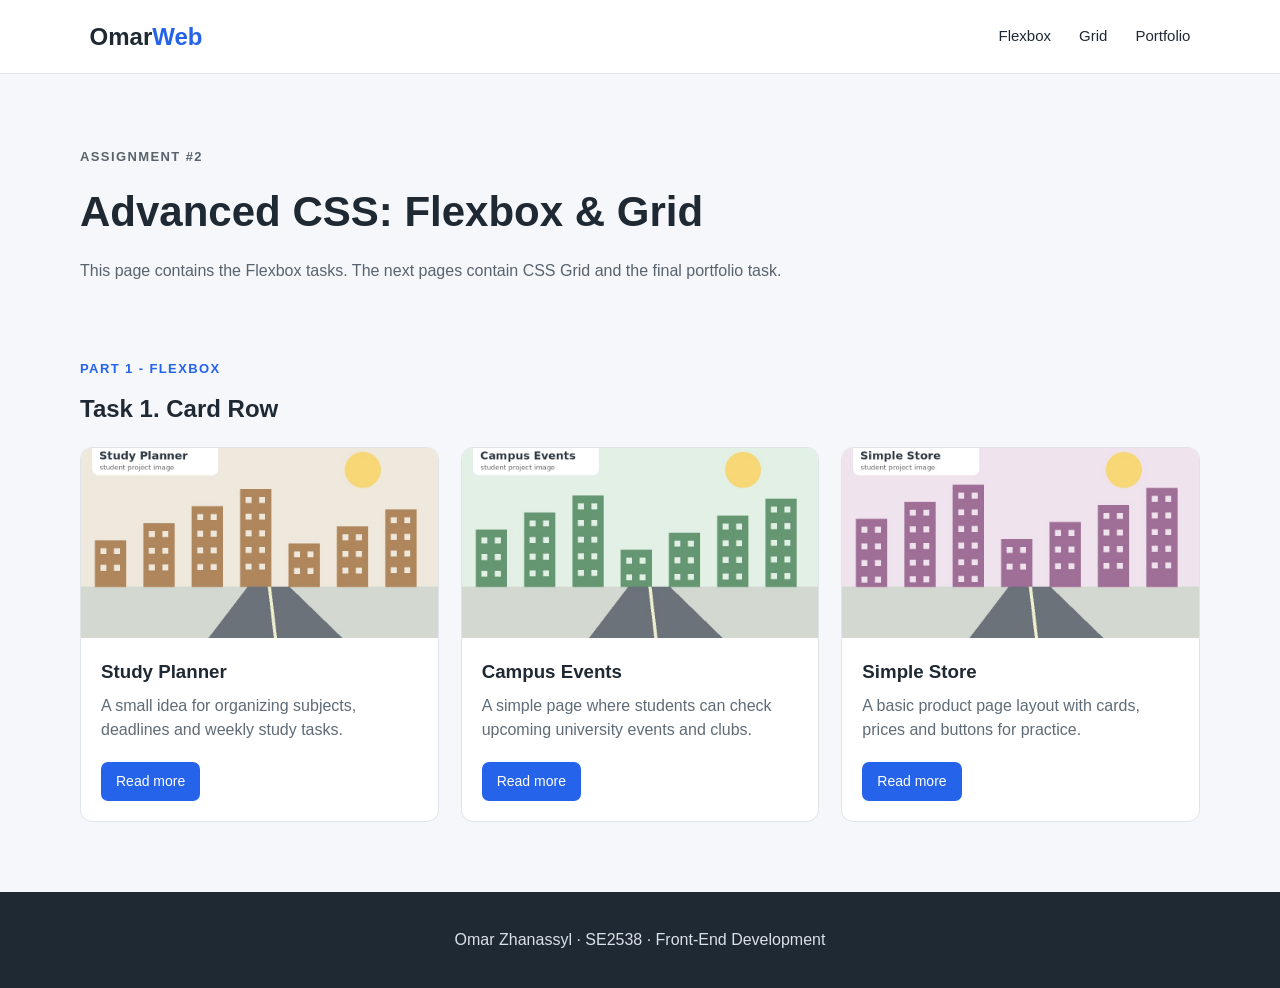
<file: index.html>
<!DOCTYPE html>
<html lang="en">
<head>
    <meta charset="UTF-8">
    <meta name="viewport" content="width=device-width, initial-scale=1.0">
    <title>Assignment 2 - Flexbox</title>
    <link rel="stylesheet" href="styles.css">
</head>
<body>
    <!-- Task 0: Navigation Bar -->
    <header class="top-header" id="task0">
        <a class="logo" href="index.html">Omar<span>Web</span></a>

        <nav class="nav-links">
            <a href="index.html">Flexbox</a>
            <a href="grid.html">Grid</a>
            <a href="portfolio.html">Portfolio</a>
        </nav>
    </header>

    <main class="page">
        <section class="intro">
            <p class="small-label">Assignment #2</p>
            <h1>Advanced CSS: Flexbox & Grid</h1>
            <p>This page contains the Flexbox tasks. The next pages contain CSS Grid and the final portfolio task.</p>
        </section>

        <!-- Task 1: Card Row -->
        <section id="task1" class="section-block">
            <div class="section-title">
                <p>Part 1 - Flexbox</p>
                <h2>Task 1. Card Row</h2>
            </div>

            <div class="card-row">
                <article class="card">
                    <img src="images/card1.jpg" alt="Study planner project">
                    <div class="card-content">
                        <h3>Study Planner</h3>
                        <p>A small idea for organizing subjects, deadlines and weekly study tasks.</p>
                        <a class="button" href="#">Read more</a>
                    </div>
                </article>

                <article class="card">
                    <img src="images/card2.jpg" alt="Campus events project">
                    <div class="card-content">
                        <h3>Campus Events</h3>
                        <p>A simple page where students can check upcoming university events and clubs.</p>
                        <a class="button" href="#">Read more</a>
                    </div>
                </article>

                <article class="card">
                    <img src="images/card3.jpg" alt="Simple store project">
                    <div class="card-content">
                        <h3>Simple Store</h3>
                        <p>A basic product page layout with cards, prices and buttons for practice.</p>
                        <a class="button" href="#">Read more</a>
                    </div>
                </article>
            </div>
        </section>
    </main>

    <footer class="simple-footer">
        <p>Omar Zhanassyl · SE2538 · Front-End Development</p>
    </footer>
</body>
</html>
</file>
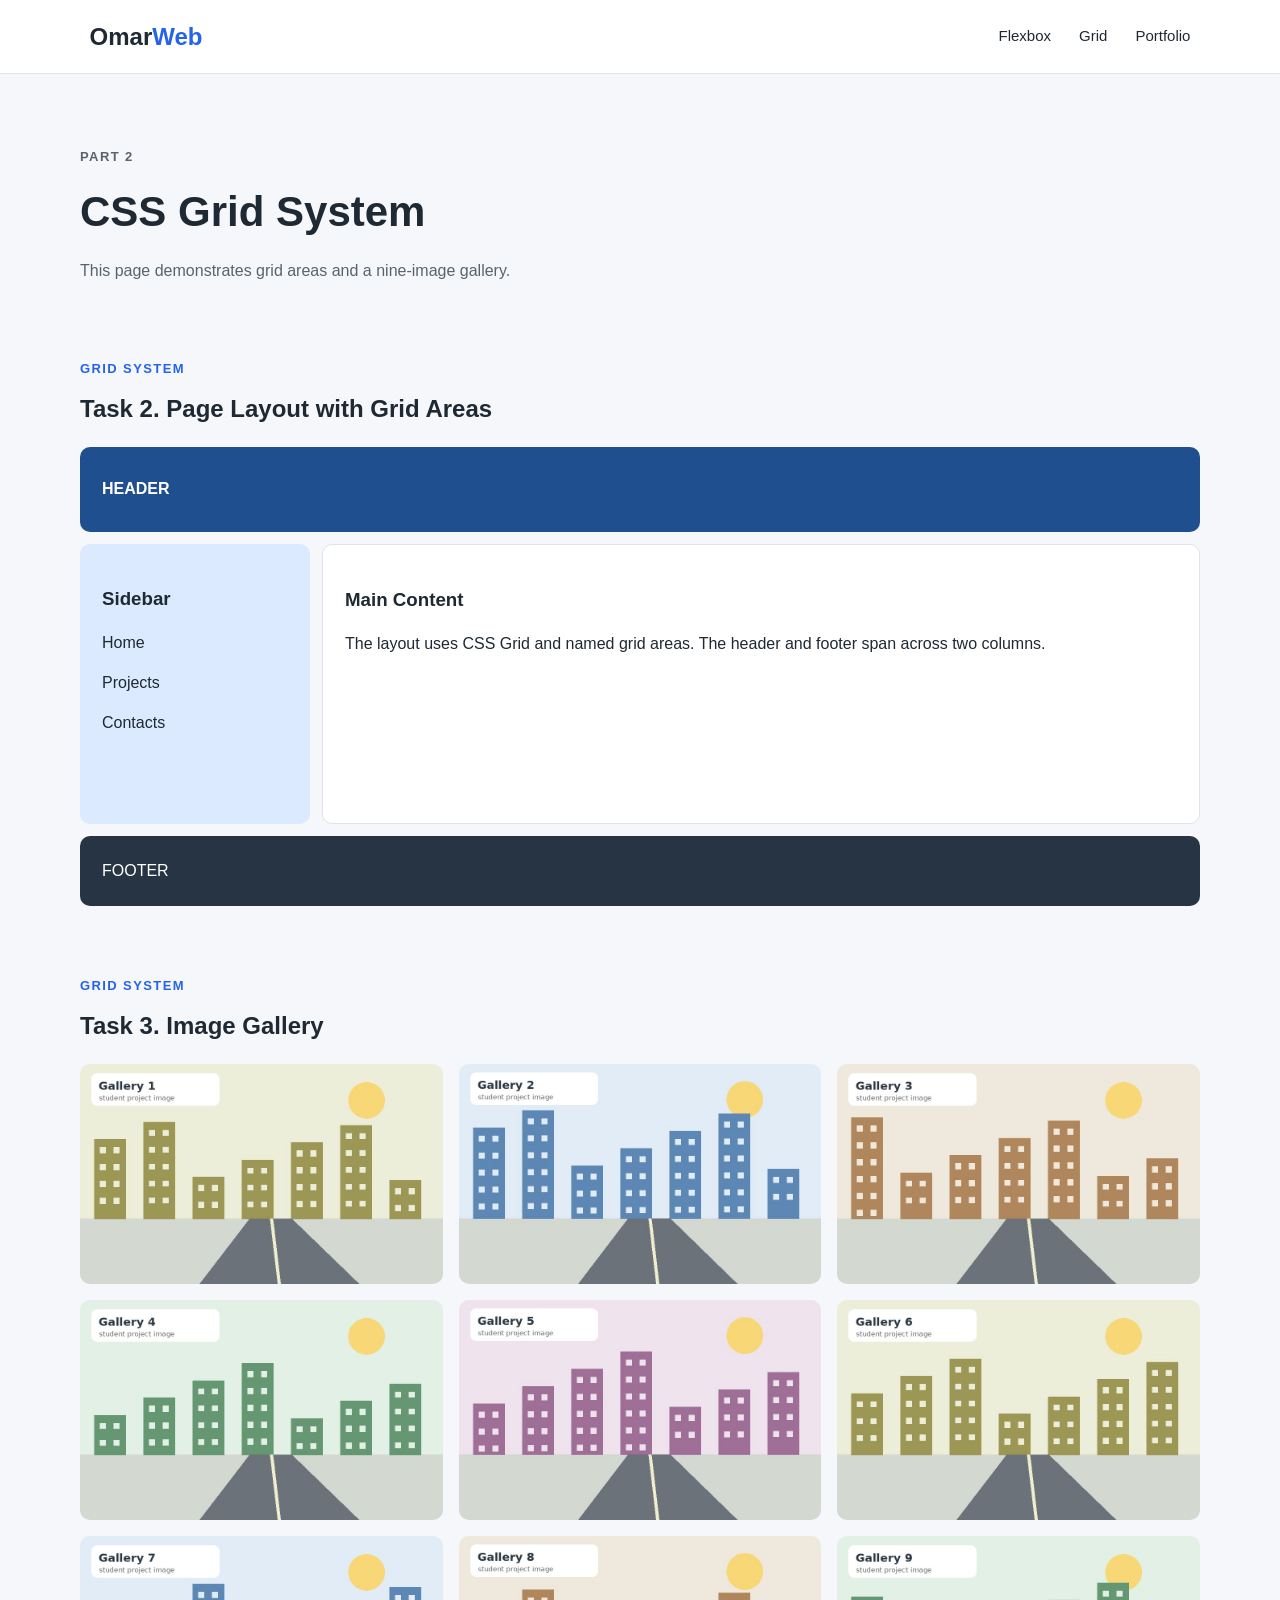
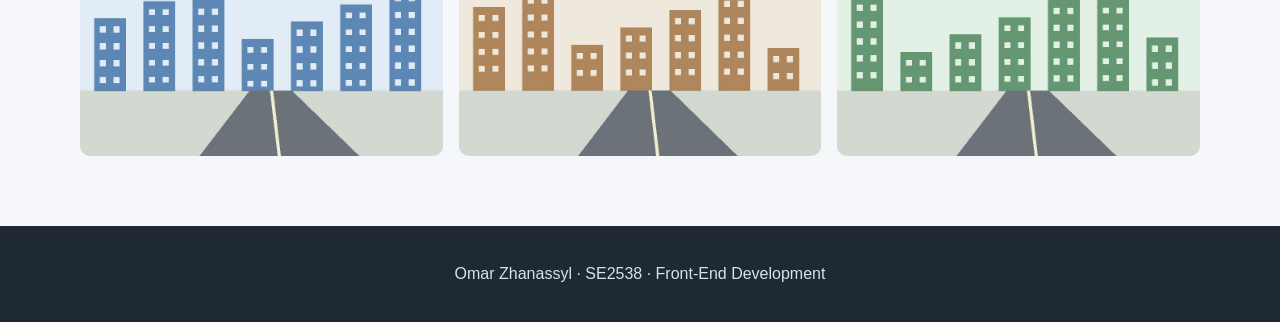
<file: grid.html>
<!DOCTYPE html>
<html lang="en">
<head>
    <meta charset="UTF-8">
    <meta name="viewport" content="width=device-width, initial-scale=1.0">
    <title>Assignment 2 - Grid</title>
    <link rel="stylesheet" href="styles.css">
</head>
<body>
    <header class="top-header">
        <a class="logo" href="index.html">Omar<span>Web</span></a>
        <nav class="nav-links">
            <a href="index.html">Flexbox</a>
            <a href="grid.html">Grid</a>
            <a href="portfolio.html">Portfolio</a>
        </nav>
    </header>

    <main class="page">
        <section class="intro">
            <p class="small-label">Part 2</p>
            <h1>CSS Grid System</h1>
            <p>This page demonstrates grid areas and a nine-image gallery.</p>
        </section>

        <!-- Task 2: Page Layout with Grid Areas -->
        <section id="task2" class="section-block">
            <div class="section-title">
                <p>Grid System</p>
                <h2>Task 2. Page Layout with Grid Areas</h2>
            </div>

            <div class="grid-layout-demo">
                <div class="demo-header">HEADER</div>
                <aside class="demo-sidebar">
                    <h3>Sidebar</h3>
                    <p>Home</p>
                    <p>Projects</p>
                    <p>Contacts</p>
                </aside>
                <main class="demo-main">
                    <h3>Main Content</h3>
                    <p>The layout uses CSS Grid and named grid areas. The header and footer span across two columns.</p>
                </main>
                <div class="demo-footer">FOOTER</div>
            </div>
        </section>

        <!-- Task 3: Image Gallery -->
        <section id="task3" class="section-block">
            <div class="section-title">
                <p>Grid System</p>
                <h2>Task 3. Image Gallery</h2>
            </div>

            <div class="gallery">
                <figure><img src="images/gallery1.jpg" alt="Gallery image 1"><figcaption>City View</figcaption></figure>
                <figure><img src="images/gallery2.jpg" alt="Gallery image 2"><figcaption>Campus</figcaption></figure>
                <figure><img src="images/gallery3.jpg" alt="Gallery image 3"><figcaption>Morning</figcaption></figure>
                <figure><img src="images/gallery4.jpg" alt="Gallery image 4"><figcaption>Street</figcaption></figure>
                <figure><img src="images/gallery5.jpg" alt="Gallery image 5"><figcaption>Buildings</figcaption></figure>
                <figure><img src="images/gallery6.jpg" alt="Gallery image 6"><figcaption>Study Day</figcaption></figure>
                <figure><img src="images/gallery7.jpg" alt="Gallery image 7"><figcaption>Project</figcaption></figure>
                <figure><img src="images/gallery8.jpg" alt="Gallery image 8"><figcaption>Evening</figcaption></figure>
                <figure><img src="images/gallery9.jpg" alt="Gallery image 9"><figcaption>Final View</figcaption></figure>
            </div>
        </section>
    </main>

    <footer class="simple-footer">
        <p>Omar Zhanassyl · SE2538 · Front-End Development</p>
    </footer>
</body>
</html>
</file>
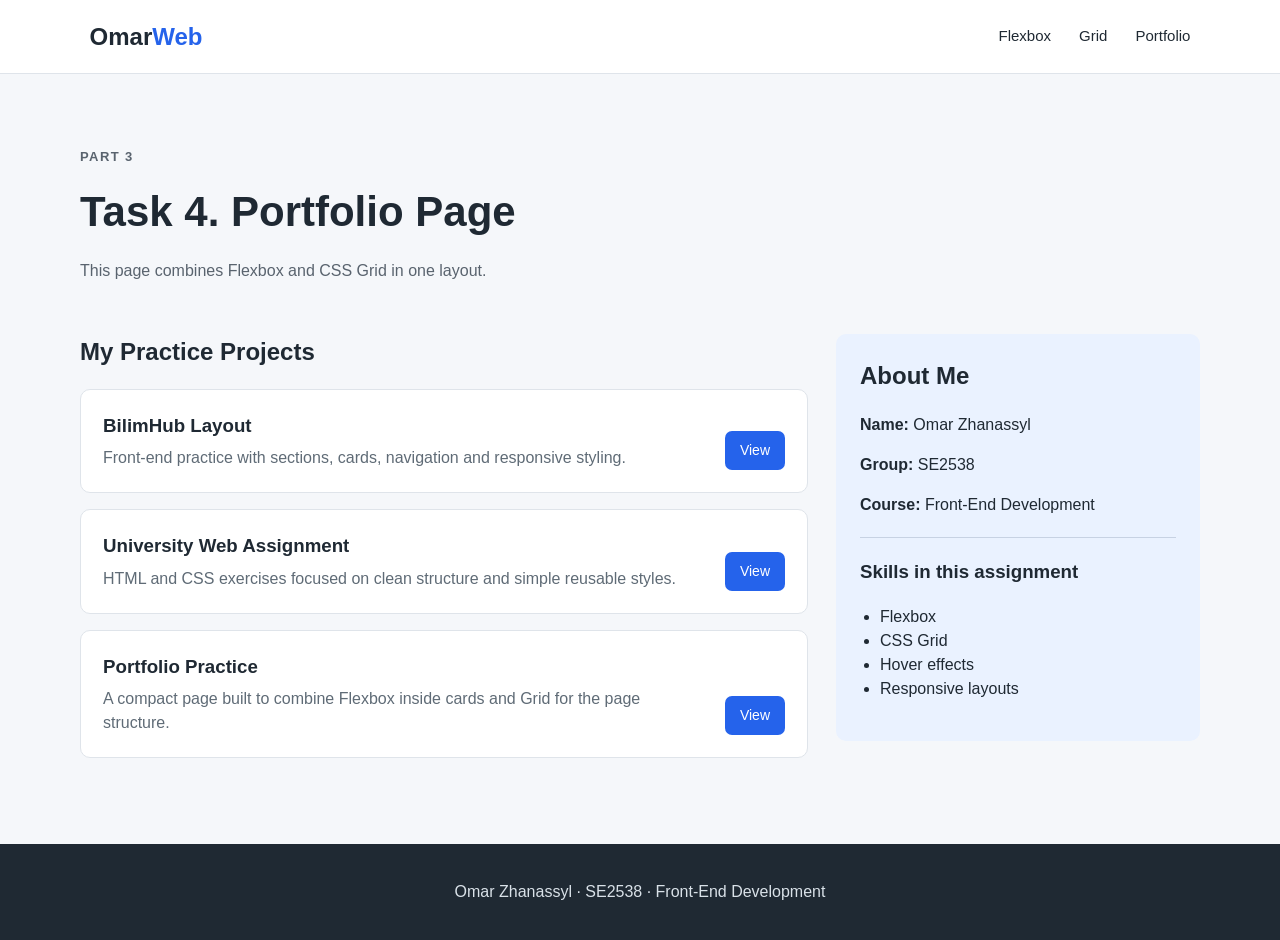
<file: portfolio.html>
<!DOCTYPE html>
<html lang="en">
<head>
    <meta charset="UTF-8">
    <meta name="viewport" content="width=device-width, initial-scale=1.0">
    <title>Assignment 2 - Portfolio</title>
    <link rel="stylesheet" href="styles.css">
</head>
<body>
    <!-- Flexbox is used in the header -->
    <header class="top-header">
        <a class="logo" href="index.html">Omar<span>Web</span></a>
        <nav class="nav-links">
            <a href="index.html">Flexbox</a>
            <a href="grid.html">Grid</a>
            <a href="portfolio.html">Portfolio</a>
        </nav>
    </header>

    <main class="page" id="task4">
        <section class="intro">
            <p class="small-label">Part 3</p>
            <h1>Task 4. Portfolio Page</h1>
            <p>This page combines Flexbox and CSS Grid in one layout.</p>
        </section>

        <!-- Main section uses CSS Grid -->
        <div class="portfolio-grid">
            <section class="projects-area">
                <h2>My Practice Projects</h2>

                <article class="project-card">
                    <div>
                        <h3>BilimHub Layout</h3>
                        <p>Front-end practice with sections, cards, navigation and responsive styling.</p>
                    </div>
                    <a href="#" class="button">View</a>
                </article>

                <article class="project-card">
                    <div>
                        <h3>University Web Assignment</h3>
                        <p>HTML and CSS exercises focused on clean structure and simple reusable styles.</p>
                    </div>
                    <a href="#" class="button">View</a>
                </article>

                <article class="project-card">
                    <div>
                        <h3>Portfolio Practice</h3>
                        <p>A compact page built to combine Flexbox inside cards and Grid for the page structure.</p>
                    </div>
                    <a href="#" class="button">View</a>
                </article>
            </section>

            <aside class="portfolio-sidebar">
                <h2>About Me</h2>
                <p><strong>Name:</strong> Omar Zhanassyl</p>
                <p><strong>Group:</strong> SE2538</p>
                <p><strong>Course:</strong> Front-End Development</p>
                <hr>
                <h3>Skills in this assignment</h3>
                <ul>
                    <li>Flexbox</li>
                    <li>CSS Grid</li>
                    <li>Hover effects</li>
                    <li>Responsive layouts</li>
                </ul>
            </aside>
        </div>
    </main>

    <footer class="simple-footer">
        <p>Omar Zhanassyl · SE2538 · Front-End Development</p>
    </footer>
</body>
</html>
</file>
<file: styles.css>
*{box-sizing:border-box}body{margin:0;font-family:Arial,Helvetica,sans-serif;color:#1f2933;background:#f5f7fa;line-height:1.5}a{color:inherit}.top-header{min-height:74px;padding:0 7%;background:white;border-bottom:1px solid #dfe4ea;display:flex;align-items:center;justify-content:space-between}.logo{text-decoration:none;font-size:24px;font-weight:bold}.logo span{color:#2563eb}.nav-links{display:flex;align-items:center;gap:28px}.nav-links a{text-decoration:none;font-size:15px}.nav-links a:hover{color:#2563eb}.page{width:min(1120px,88%);margin:0 auto}.intro{padding:60px 0 35px}.intro h1{margin:6px 0 12px;font-size:42px}.intro p{max-width:720px;color:#59636e}.small-label,.section-title p{text-transform:uppercase;letter-spacing:1.4px;color:#2563eb;font-size:13px;font-weight:bold}.section-block{margin:25px 0 70px}.section-title h2{margin-top:5px}.card-row{display:flex;gap:22px;align-items:stretch}.card{flex:1;background:white;border:1px solid #dfe4ea;border-radius:12px;overflow:hidden;display:flex;flex-direction:column;min-width:0;transition:.2s}.card:hover{transform:translateY(-5px);box-shadow:0 12px 28px rgba(31,41,55,.12)}.card img{width:100%;height:190px;object-fit:cover}.card-content{padding:20px;display:flex;flex-direction:column;flex:1}.card-content h3{margin:0 0 8px}.card-content p{margin:0 0 20px;color:#5f6b76}.button{display:inline-block;width:fit-content;margin-top:auto;padding:9px 15px;text-decoration:none;background:#2563eb;color:white;border-radius:7px;font-size:14px}.grid-layout-demo{display:grid;grid-template-columns:230px 1fr;grid-template-rows:85px 280px 70px;grid-template-areas:"header header" "sidebar main" "footer footer";gap:12px}.demo-header,.demo-sidebar,.demo-main,.demo-footer{border-radius:10px;padding:22px}.demo-header{grid-area:header;background:#1f4f8f;color:white;display:flex;align-items:center;font-weight:bold}.demo-sidebar{grid-area:sidebar;background:#dbeafe}.demo-main{grid-area:main;background:white;border:1px solid #dfe4ea}.demo-footer{grid-area:footer;background:#273444;color:white;display:flex;align-items:center}.gallery{display:grid;grid-template-columns:repeat(3,1fr);gap:16px}.gallery figure{margin:0;position:relative;height:220px;overflow:hidden;border-radius:10px}.gallery img{width:100%;height:100%;object-fit:cover;transition:.25s}.gallery figcaption{position:absolute;left:0;right:0;bottom:-60px;padding:16px;background:rgba(0,0,0,.72);color:white;transition:.25s}.gallery figure:hover figcaption{bottom:0}.gallery figure:hover img{transform:scale(1.04)}.portfolio-grid{display:grid;grid-template-columns:2fr 1fr;gap:28px;align-items:start;margin-bottom:70px}.projects-area h2,.portfolio-sidebar h2{margin-top:0}.project-card{background:white;border:1px solid #dfe4ea;border-radius:10px;padding:22px;margin-bottom:16px;display:flex;align-items:center;justify-content:space-between;gap:18px}.project-card h3{margin:0 0 6px}.project-card p{margin:0;color:#5f6b76}.portfolio-sidebar{background:#eaf2ff;padding:24px;border-radius:10px}.portfolio-sidebar hr{border:0;border-top:1px solid #c7d2e3;margin:20px 0}.portfolio-sidebar ul{padding-left:20px}.simple-footer{min-height:85px;padding:20px 7%;background:#1f2933;color:#d9e1e8;display:flex;align-items:center;justify-content:center;text-align:center}@media(max-width:760px){.top-header{padding:18px 6%;flex-direction:column;gap:12px}.nav-links{gap:16px;flex-wrap:wrap;justify-content:center}.intro h1{font-size:32px}.card-row{flex-direction:column}.grid-layout-demo{grid-template-columns:1fr;grid-template-rows:auto;grid-template-areas:"header" "sidebar" "main" "footer"}.gallery{grid-template-columns:1fr 1fr}.portfolio-grid{grid-template-columns:1fr}.project-card{align-items:flex-start;flex-direction:column}}@media(max-width:500px){.gallery{grid-template-columns:1fr}}
</file>
